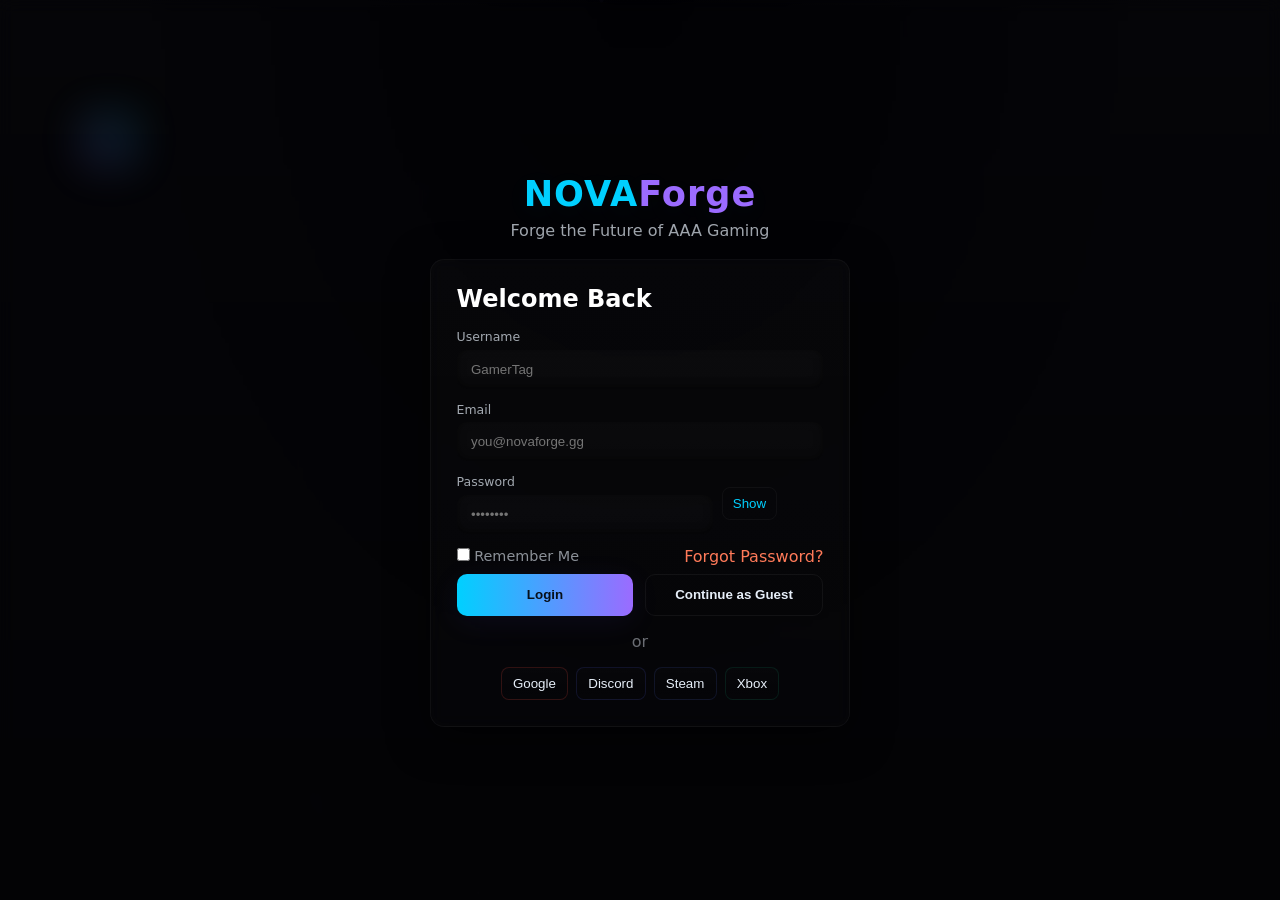
<file: index.html>
<!doctype html>
<html lang="en">
<head>
  <meta charset="utf-8" />
  <meta name="viewport" content="width=device-width,initial-scale=1" />
  <title>NOVAForge — Login</title>
  <link rel="stylesheet" href="css/style.css">
</head>
<body>
  <div id="loader"> <div class="spinner"></div> </div>

  <canvas id="particles"></canvas>

  <div class="bg-overlay"></div>

  <main class="center-wrap">
    <header class="logo">NOVA<span>Forge</span></header>
    <p class="tagline">Forge the Future of AAA Gaming</p>

    <section class="login-card" aria-labelledby="login-title">
      <h2 id="login-title">Welcome Back</h2>
      <form id="login-form">
        <div class="input-row">
          <label>Username<input type="text" id="username" placeholder="GamerTag" required></label>
        </div>
        <div class="input-row">
          <label>Email<input type="email" id="email" placeholder="you@novaforge.gg" required></label>
        </div>
        <div class="input-row pass-row">
          <label>Password<input type="password" id="password" placeholder="••••••••" required></label>
          <button type="button" id="togglePass" class="tiny">Show</button>
        </div>
        <div class="meta-row">
          <label class="remember"><input type="checkbox" id="remember"> Remember Me</label>
          <a class="forgot" href="#">Forgot Password?</a>
        </div>

        <div class="actions">
          <button class="btn primary" id="loginBtn">Login</button>
          <button class="btn ghost" id="guestBtn" type="button">Continue as Guest</button>
        </div>

        <div class="or">or</div>
        <div class="socials">
          <button class="social google">Google</button>
          <button class="social discord">Discord</button>
          <button class="social steam">Steam</button>
          <button class="social xbox">Xbox</button>
        </div>
      </form>
    </section>
  </main>

  <script src="js/script.js"></script>
</body>
</html>
</file>
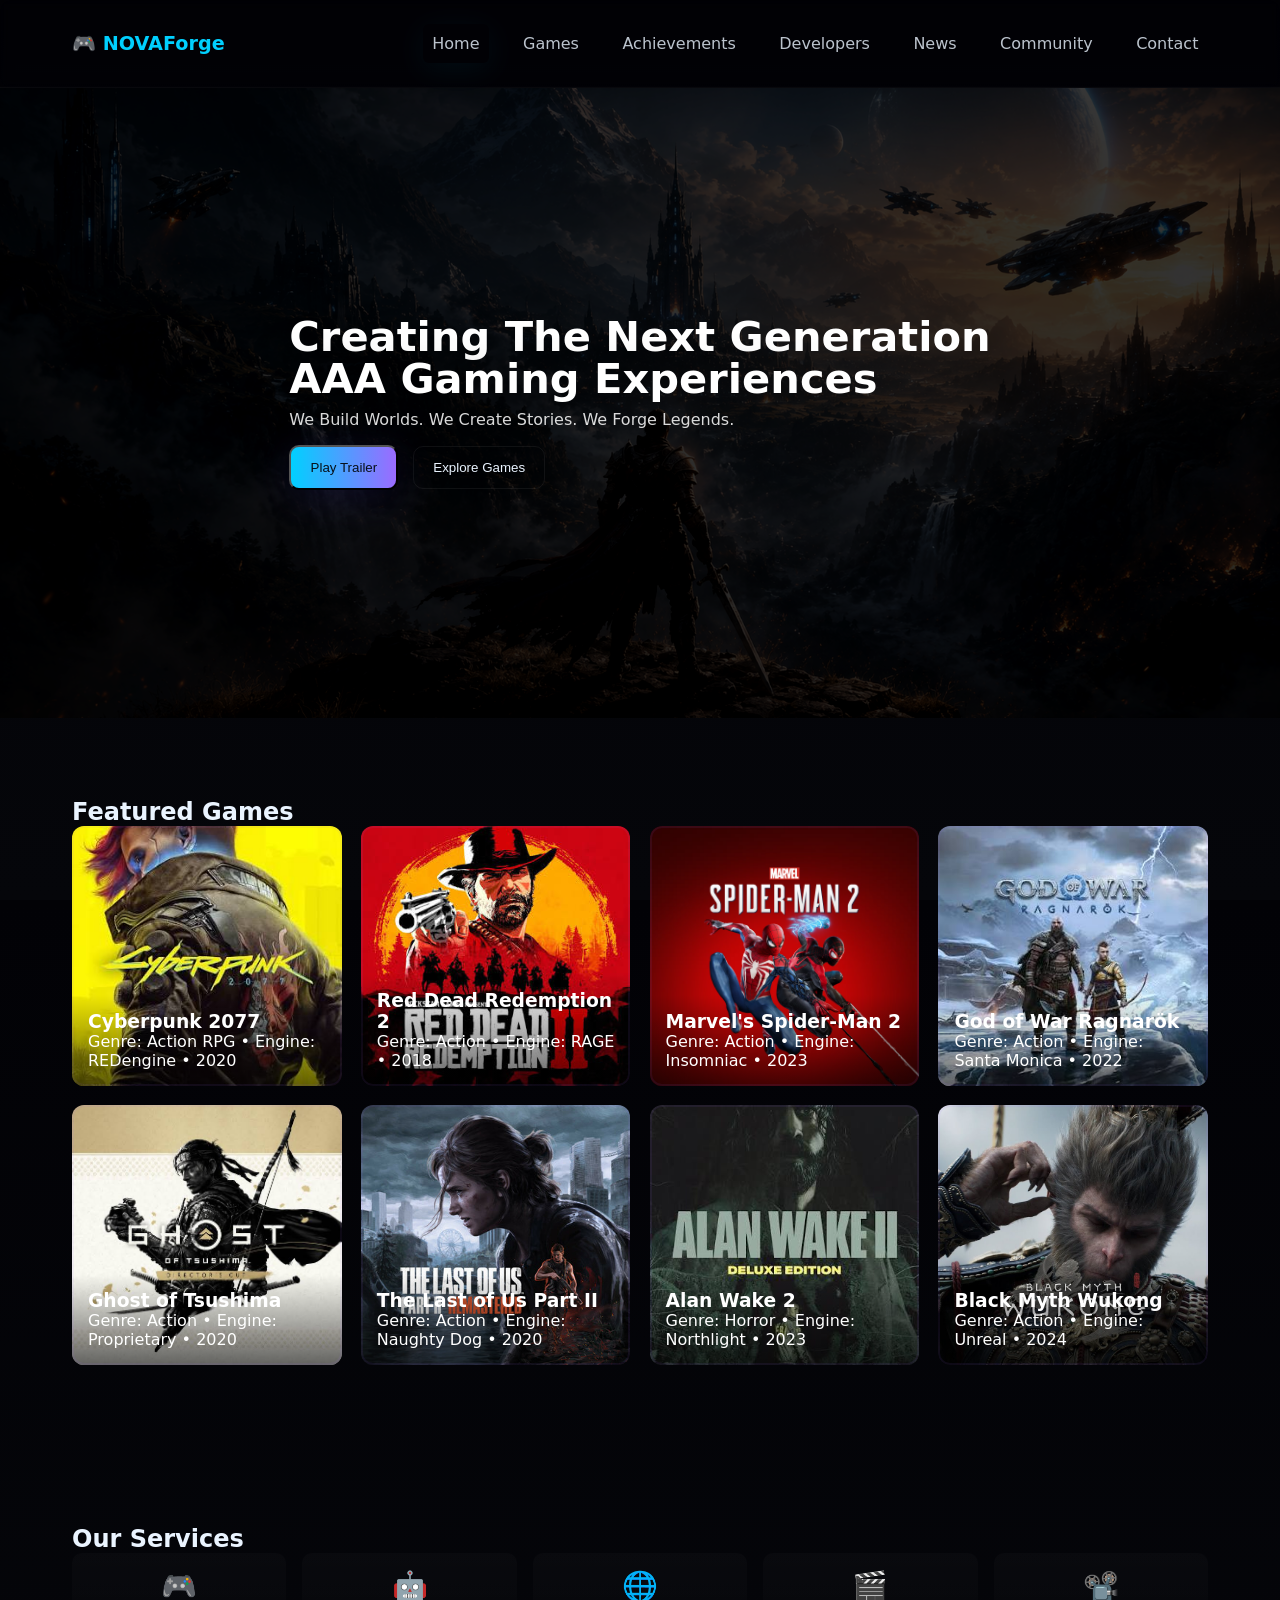
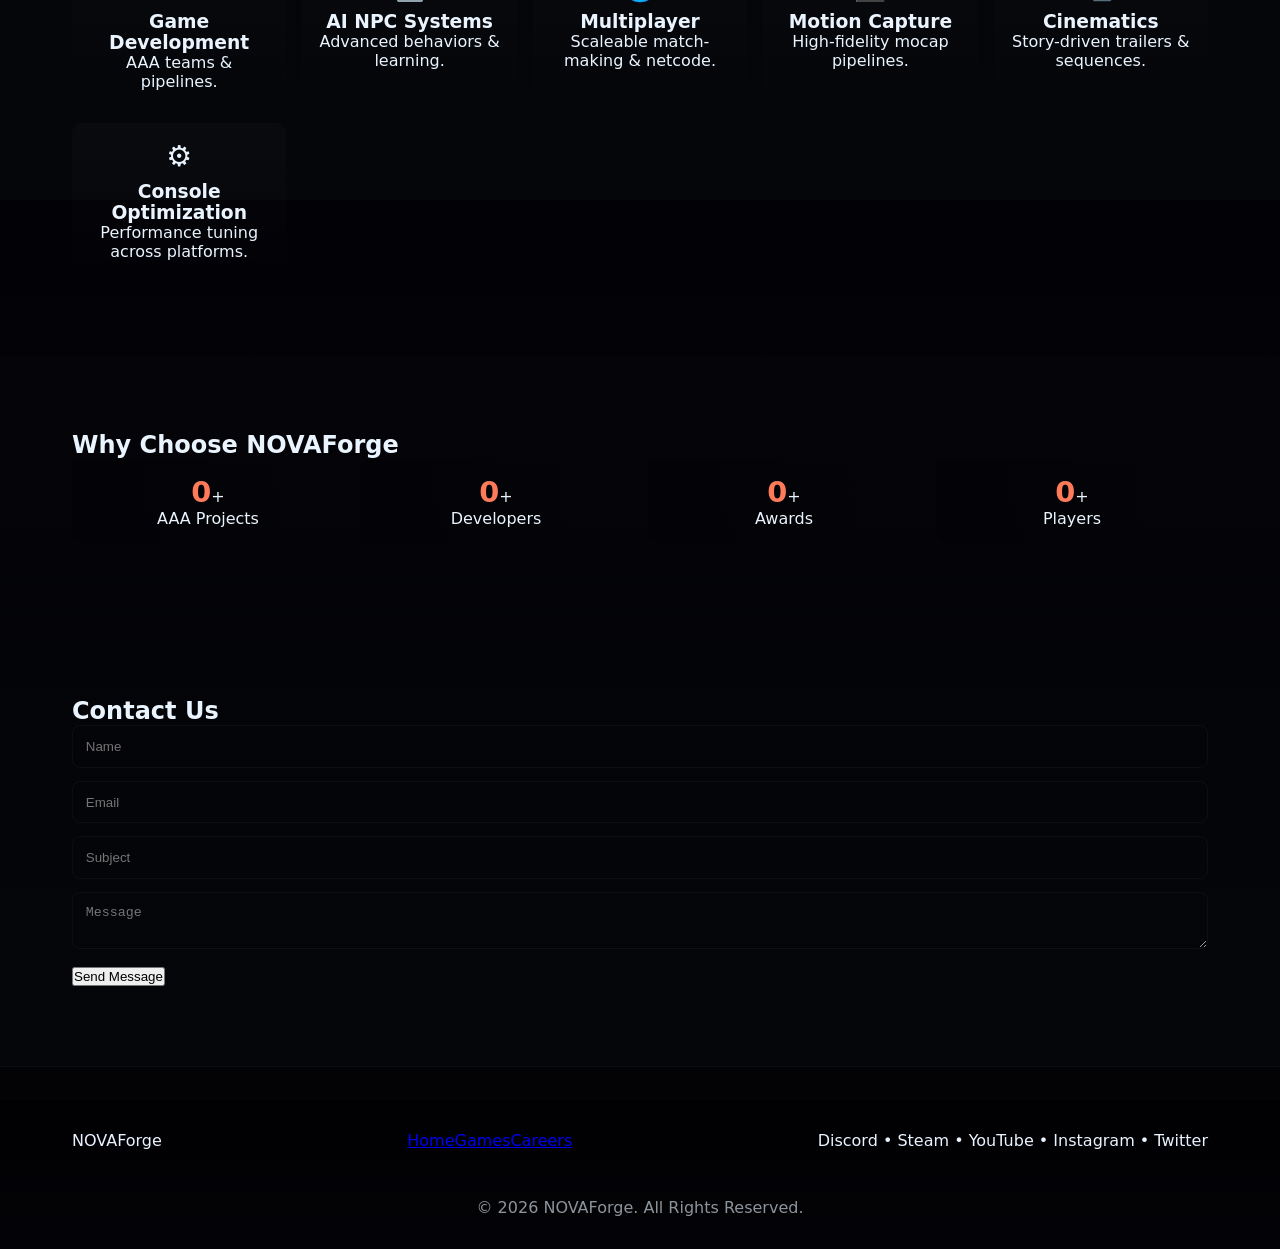
<file: landing.html>
<!doctype html>
<html lang="en">
<head>
  <meta charset="utf-8" />
  <meta name="viewport" content="width=device-width,initial-scale=1" />
  <title>NOVAForge — Landing</title>
  <link rel="stylesheet" href="css/landing.css">
</head>
<body>
  <div id="topGlow"></div>
  <header class="site-header">
    <div class="container nav-row">
      <div class="brand">🎮 NOVAForge</div>
      <nav class="main-nav">
        <a href="#home" class="active">Home</a>
        <a href="#games">Games</a>
        <a href="#achievements">Achievements</a>
        <a href="#devs">Developers</a>
        <a href="#news">News</a>
        <a href="#community">Community</a>
        <a href="#contact">Contact</a>
      </nav>
    </div>
  </header>

  <section id="home" class="hero">
    <div class="hero-bg"></div>
    <div class="hero-overlay"></div>
    <div class="container hero-content">
      <h1 class="hero-title">Creating The Next Generation<br>AAA Gaming Experiences</h1>
      <p class="hero-sub">We Build Worlds. We Create Stories. We Forge Legends.</p>
      <div class="hero-ctas">
        <button class="btn glow" id="playTrailer">Play Trailer</button>
        <button class="btn outline" id="exploreGames">Explore Games</button>
      </div>
    </div>
  </section>

  <section id="games" class="featured">
    <div class="container">
      <h2>Featured Games</h2>
      <div class="games-grid">
        <!-- Eight game cards -->
        <article class="game-card" data-game="Cyberpunk 2077">
          <div class="cover" style="background-image:url('images/game1.jpg')"></div>
          <div class="meta"><h3>Cyberpunk 2077</h3><p>Genre: Action RPG • Engine: REDengine • 2020</p></div>
        </article>
        <article class="game-card" data-game="Red Dead Redemption 2">
          <div class="cover" style="background-image:url('images/game2.jpg')"></div>
          <div class="meta"><h3>Red Dead Redemption 2</h3><p>Genre: Action • Engine: RAGE • 2018</p></div>
        </article>
        <article class="game-card">
          <div class="cover" style="background-image:url('images/game3.jpg')"></div>
          <div class="meta"><h3>Marvel's Spider-Man 2</h3><p>Genre: Action • Engine: Insomniac • 2023</p></div>
        </article>
        <article class="game-card">
          <div class="cover" style="background-image:url('images/game4.jpg')"></div>
          <div class="meta"><h3>God of War Ragnarök</h3><p>Genre: Action • Engine: Santa Monica • 2022</p></div>
        </article>
        <article class="game-card">
          <div class="cover" style="background-image:url('images/game5.jpg')"></div>
          <div class="meta"><h3>Ghost of Tsushima</h3><p>Genre: Action • Engine: Proprietary • 2020</p></div>
        </article>
        <article class="game-card">
          <div class="cover" style="background-image:url('images/game6.jpg')"></div>
          <div class="meta"><h3>The Last of Us Part II</h3><p>Genre: Action • Engine: Naughty Dog • 2020</p></div>
        </article>
        <article class="game-card">
          <div class="cover" style="background-image:url('images/game7.jpg')"></div>
          <div class="meta"><h3>Alan Wake 2</h3><p>Genre: Horror • Engine: Northlight • 2023</p></div>
        </article>
        <article class="game-card">
          <div class="cover" style="background-image:url('images/game8.jpg')"></div>
          <div class="meta"><h3>Black Myth Wukong</h3><p>Genre: Action • Engine: Unreal • 2024</p></div>
        </article>
      </div>
    </div>
  </section>

  <section id="services" class="services">
    <div class="container">
      <h2>Our Services</h2>
      <div class="services-grid">
        <div class="service"> <div class="icon">🎮</div><h3>Game Development</h3><p>AAA teams & pipelines.</p></div>
        <div class="service"> <div class="icon">🤖</div><h3>AI NPC Systems</h3><p>Advanced behaviors & learning.</p></div>
        <div class="service"> <div class="icon">🌐</div><h3>Multiplayer</h3><p>Scaleable match-making & netcode.</p></div>
        <div class="service"> <div class="icon">🎬</div><h3>Motion Capture</h3><p>High-fidelity mocap pipelines.</p></div>
        <div class="service"> <div class="icon">📽️</div><h3>Cinematics</h3><p>Story-driven trailers & sequences.</p></div>
        <div class="service"> <div class="icon">⚙️</div><h3>Console Optimization</h3><p>Performance tuning across platforms.</p></div>
      </div>
    </div>
  </section>

  <section id="why" class="why">
    <div class="container">
      <h2>Why Choose NOVAForge</h2>
      <div class="counters">
        <div class="counter"><span data-target="100">0</span>+<p>AAA Projects</p></div>
        <div class="counter"><span data-target="250">0</span>+<p>Developers</p></div>
        <div class="counter"><span data-target="50">0</span>+<p>Awards</p></div>
        <div class="counter"><span data-target="10000000">0</span>+<p>Players</p></div>
      </div>
    </div>
  </section>

  <section id="contact" class="contact">
    <div class="container">
      <h2>Contact Us</h2>
      <form id="contactForm">
        <div class="row"><input placeholder="Name" required></div>
        <div class="row"><input type="email" placeholder="Email" required></div>
        <div class="row"><input placeholder="Subject"></div>
        <div class="row"><textarea placeholder="Message" required></textarea></div>
        <div class="row"><button class="btn primary" type="submit">Send Message</button></div>
      </form>
    </div>
  </section>

  <footer class="site-footer">
    <div class="container foot-grid">
      <div class="brand-large">NOVAForge</div>
      <div class="links">
        <a href="#">Home</a><a href="#">Games</a><a href="#">Careers</a>
      </div>
      <div class="socials">Discord • Steam • YouTube • Instagram • Twitter</div>
    </div>
    <div class="copy">© 2026 NOVAForge. All Rights Reserved.</div>
  </footer>

  <button id="backTop" title="Back to top">↑</button>

  <script src="js/landing.js"></script>
</body>
</html>
</file>
<file: css/style.css>
:root{
  --bg:#07070b;--glass:rgba(255,255,255,0.04);
  --neon-blue:#00d0ff;--neon-purple:#9b6bff;--neon-orange:#ff7a59;
  --glass-2:rgba(255,255,255,0.03);
}
/* Basic reset */
*{box-sizing:border-box;margin:0;padding:0}
html,body{height:100%;font-family:Inter,Segoe UI,Roboto,system-ui,Arial;background:radial-gradient(ellipse at top,#020206 0%,#07070b 60%);color:#e6eef8}

#loader{position:fixed;inset:0;display:flex;align-items:center;justify-content:center;background:#000;z-index:9999}
.spinner{width:48px;height:48px;border-radius:50%;border:4px solid rgba(255,255,255,0.06);border-top-color:var(--neon-blue);animation:spin 1s linear infinite}
@keyframes spin{to{transform:rotate(360deg)}}

canvas#particles{position:fixed;inset:0;z-index:0}
.bg-overlay{position:fixed;inset:0;backdrop-filter:blur(8px);background:linear-gradient(180deg,rgba(0,0,0,0.25),rgba(0,0,0,0.5));z-index:1}

.center-wrap{position:relative;z-index:2;min-height:100vh;display:flex;flex-direction:column;align-items:center;justify-content:center;padding:3rem}
.logo{font-weight:800;font-size:2.2rem;letter-spacing:1px;color:var(--neon-blue);text-shadow:0 6px 28px rgba(59,214,255,0.06)}
.logo span{color:var(--neon-purple)}
.tagline{margin-top:.4rem;color:rgba(230,238,248,0.7)}

.login-card{width:420px;max-width:92%;margin-top:1.2rem;padding:1.6rem;border-radius:14px;background:linear-gradient(180deg,rgba(255,255,255,0.02),rgba(255,255,255,0.01));box-shadow:0 10px 40px rgba(0,0,0,0.6);border:1px solid rgba(255,255,255,0.04);backdrop-filter:blur(8px);animation:float 6s ease-in-out infinite}
@keyframes float{0%{transform:translateY(0)}50%{transform:translateY(-8px)}100%{transform:translateY(0)}}
.login-card h2{color:#fff;margin-bottom:1rem}
.input-row{margin-bottom:.8rem}
.input-row label{display:block;font-size:.78rem;color:rgba(230,238,248,0.7)}
.input-row input{width:100%;padding:.75rem .9rem;margin-top:.35rem;border-radius:10px;border:none;background:linear-gradient(180deg,rgba(255,255,255,0.02),rgba(255,255,255,0.01));color:#e6eef8;outline:none;box-shadow:inset 0 -2px 8px rgba(0,0,0,0.6)}
.input-row input:focus{box-shadow:0 0 24px rgba(0,208,255,0.09), inset 0 -2px 8px rgba(0,0,0,0.6);border:1px solid rgba(0,208,255,0.08)}
.pass-row{display:flex;gap:.6rem;align-items:center}
.pass-row .tiny{padding:.5rem .6rem;background:transparent;border:1px solid rgba(255,255,255,0.04);color:var(--neon-blue);border-radius:8px}
.meta-row{display:flex;justify-content:space-between;align-items:center;margin:.5rem 0}
.remember{font-size:.9rem;color:rgba(230,238,248,0.6)}.forgot{color:var(--neon-orange);text-decoration:none}
.actions{display:flex;gap:.7rem;margin-top:.5rem}
.btn{flex:1;padding:.8rem;border-radius:10px;border:none;cursor:pointer;font-weight:700}
.btn.primary{background:linear-gradient(90deg,var(--neon-blue),var(--neon-purple));box-shadow:0 6px 30px rgba(107,83,255,0.08);color:#07101a}
.btn.ghost{background:transparent;border:1px solid rgba(255,255,255,0.05);color:#e6eef8}
.btn:hover{transform:translateY(-4px);transition:all .18s}
.or{margin:1rem 0;text-align:center;color:rgba(230,238,248,0.45)}
.socials{display:flex;gap:.5rem;justify-content:center}
.social{padding:.5rem .7rem;border-radius:8px;border:1px solid rgba(255,255,255,0.04);background:linear-gradient(180deg,rgba(255,255,255,0.01),transparent);color:#e6eef8}
.social.google{border-color:rgba(219,68,55,0.2)}.social.discord{border-color:rgba(88,101,242,0.14)}.social.steam{border-color:rgba(95,123,255,0.12)}.social.xbox{border-color:rgba(16,185,129,0.12)}

/* Floating small neon shapes */
.center-wrap::before{content:'';position:absolute;left:6%;top:12%;width:64px;height:64px;border-radius:12px;background:linear-gradient(45deg,var(--neon-purple),var(--neon-blue));filter:blur(20px);opacity:.12}

/* responsive */
@media (max-width:600px){.login-card{padding:1rem}.logo{font-size:1.6rem}}

/* custom scrollbar */
::-webkit-scrollbar{width:10px;height:10px}
::-webkit-scrollbar-thumb{background:linear-gradient(180deg,var(--neon-blue),var(--neon-purple));border-radius:8px}
</file>
<file: css/landing.css>
:root{--bg:#05060a;--neon-blue:#00d0ff;--neon-purple:#9b6bff;--neon-orange:#ff7a59}
*{box-sizing:border-box;margin:0;padding:0}
html,body{height:100%;font-family:Inter,Segoe UI,Roboto,system-ui,Arial;background:linear-gradient(180deg,#020206,#05060a);color:#eaf4ff}
.container{max-width:1200px;margin:0 auto;padding:2rem}

.site-header{position:sticky;top:0;z-index:30;background:linear-gradient(180deg,rgba(0,0,0,0.15),transparent);backdrop-filter:blur(6px);border-bottom:1px solid rgba(255,255,255,0.03)}
.nav-row{display:flex;align-items:center;justify-content:space-between}
.brand{font-weight:800;font-size:1.2rem;color:var(--neon-blue)}
.main-nav a{color:rgba(234,244,255,0.8);margin-left:1.2rem;text-decoration:none;padding:.6rem;border-radius:6px}
.main-nav a.active{box-shadow:0 6px 30px rgba(0,208,255,0.06)}

.hero{position:relative;min-height:70vh;display:flex;align-items:center}
.hero-bg{position:absolute;inset:0;background-image:url('../images/hero.jpg');background-size:cover;background-position:center;filter:brightness(.4) contrast(1.05);transform:translateZ(0)}
.hero-overlay{position:absolute;inset:0;background:linear-gradient(185deg,rgba(0,0,0,0.45),rgba(0,0,0,0.6))}
.hero-content{position:relative;z-index:2;color:#fff}
.hero-title{font-size:2.6rem;line-height:1.02;margin-bottom:.6rem;text-shadow:0 12px 40px rgba(0,0,0,0.6)}
.hero-sub{opacity:.85;margin-bottom:1rem}
.hero-ctas .btn{padding:.8rem 1.2rem;border-radius:10px;margin-right:.6rem}
.btn.glow{background:linear-gradient(90deg,var(--neon-blue),var(--neon-purple));color:#07101a;box-shadow:0 8px 40px rgba(99,70,255,0.12)}
.btn.outline{background:transparent;border:1px solid rgba(255,255,255,0.06);color:#eaf4ff}
.btn.glow:hover{filter:brightness(1.08);transform:translateY(-4px)}

.featured{padding:3rem 0}
.games-grid{display:grid;grid-template-columns:repeat(auto-fit,minmax(220px,1fr));gap:1.2rem}
.game-card{border-radius:12px;overflow:hidden;position:relative;background:linear-gradient(180deg,rgba(255,255,255,0.02),transparent);transition:transform .28s ease,box-shadow .28s}
.game-card:hover{transform:translateY(-10px);box-shadow:0 24px 60px rgba(0,0,0,0.6)}
.game-card .cover{height:260px;background-size:cover;background-position:center;transition:transform .5s ease}
.game-card:hover .cover{transform:scale(1.06)}
.game-card .meta{padding:1rem;background:linear-gradient(180deg,transparent,rgba(0,0,0,0.6));position:absolute;left:0;right:0;bottom:0;color:#fff}
.game-card::after{content:'';position:absolute;inset:0;border-radius:inherit;box-shadow:inset 0 0 0 2px rgba(155,107,255,0.08)}

.services{padding:3rem 0}
.services-grid{display:grid;grid-template-columns:repeat(auto-fit,minmax(180px,1fr));gap:1rem}
.service{background:linear-gradient(180deg,rgba(255,255,255,0.02),transparent);padding:1rem;border-radius:10px;text-align:center;transition:transform .2s}
.service:hover{transform:translateY(-8px);box-shadow:0 12px 40px rgba(0,0,0,0.6)}
.service .icon{font-size:1.8rem;margin-bottom:.5rem}

.why{padding:2.6rem 0;background:linear-gradient(180deg,rgba(9,7,14,0.3),transparent)}
.counters{display:flex;gap:1rem;flex-wrap:wrap}
.counter{flex:1;min-width:140px;padding:1rem;background:linear-gradient(90deg,rgba(0,0,0,0.25),transparent);border-radius:10px;text-align:center}
.counter span{font-size:1.8rem;font-weight:800;color:var(--neon-orange)}

.contact{padding:3rem 0}
form input,form textarea{width:100%;padding:.8rem;border-radius:8px;border:1px solid rgba(255,255,255,0.04);background:transparent;color:#eaf4ff;margin-bottom:.8rem}

.site-footer{padding:2rem 0;background:linear-gradient(180deg,rgba(0,0,0,0.5),transparent);border-top:1px solid rgba(255,255,255,0.03)}
.foot-grid{display:flex;justify-content:space-between;align-items:center}
.copy{opacity:.6;text-align:center;padding-top:1rem}

#backTop{position:fixed;right:20px;bottom:20px;border:none;padding:.7rem 1rem;border-radius:8px;background:linear-gradient(90deg,var(--neon-blue),var(--neon-purple));color:#07101a;cursor:pointer;display:none}

@media (max-width:800px){.hero-title{font-size:1.6rem}.foot-grid{flex-direction:column;gap:.6rem}}
</file>
